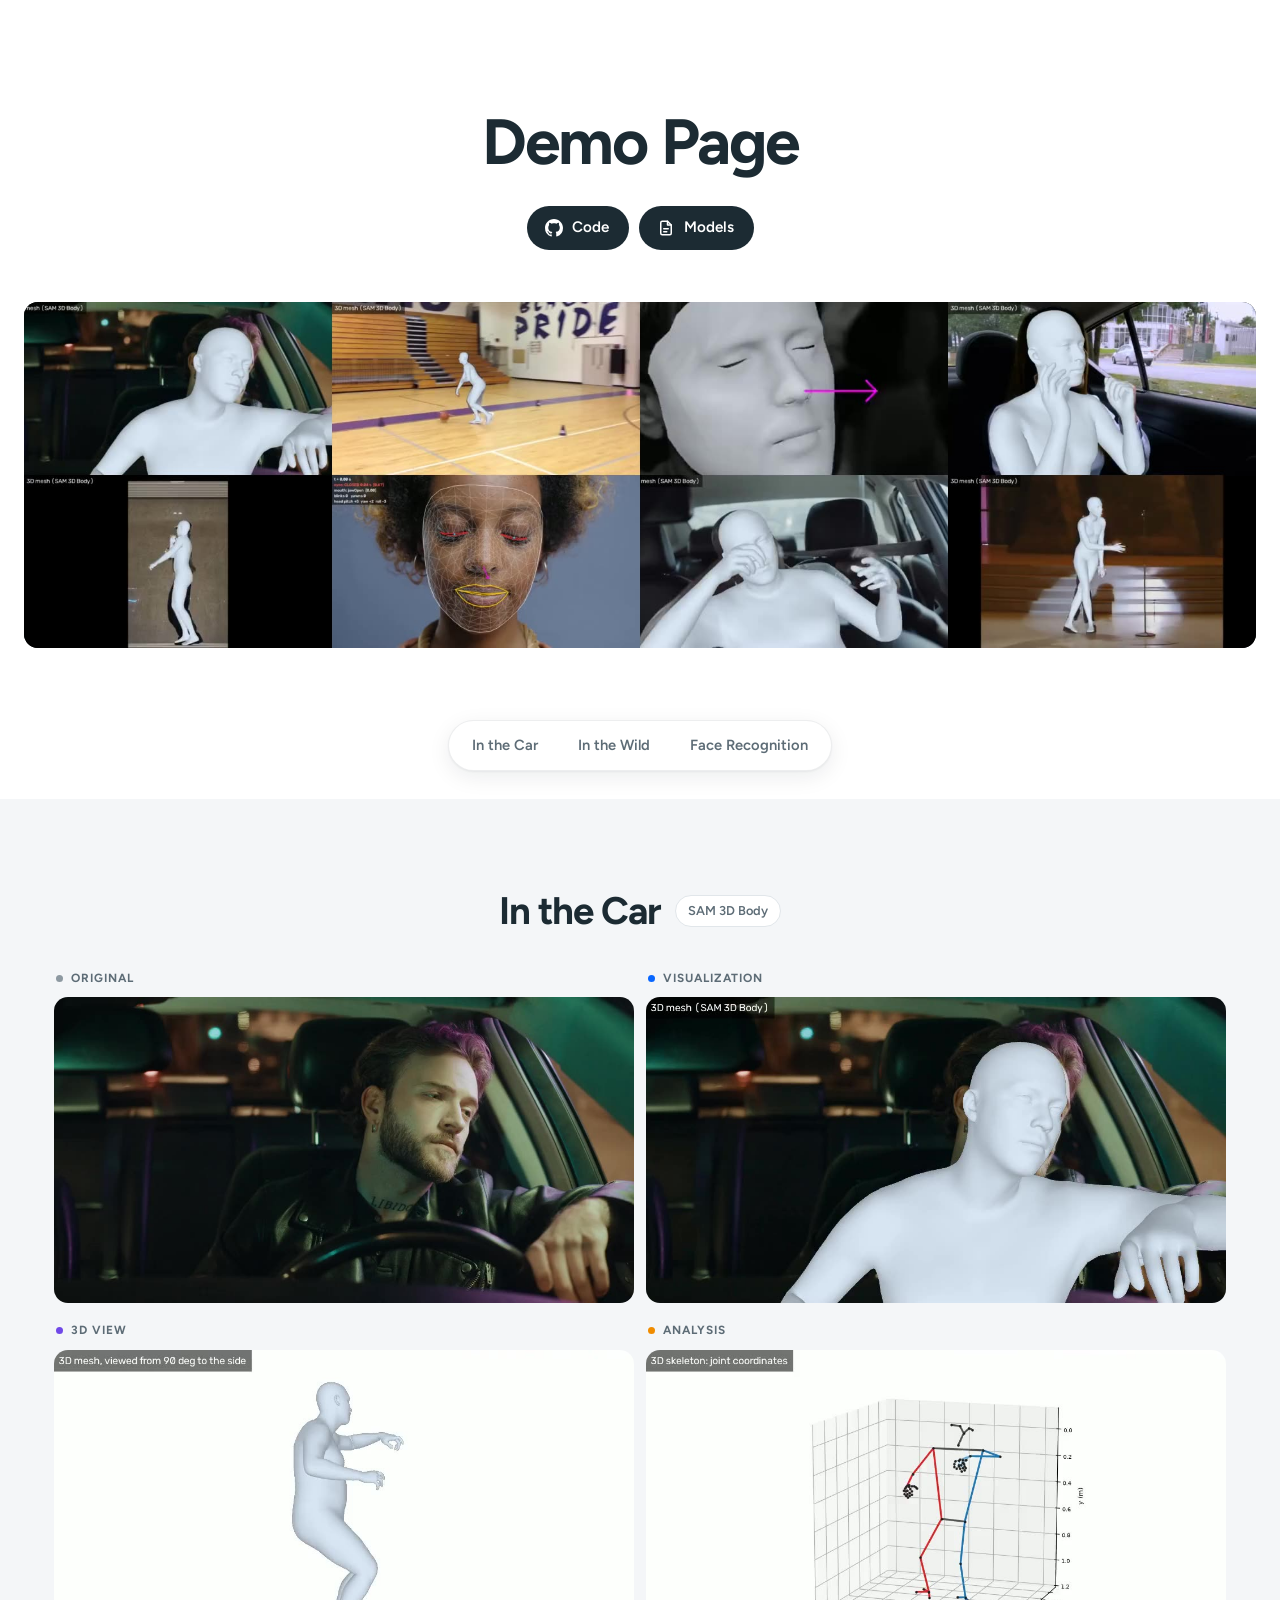
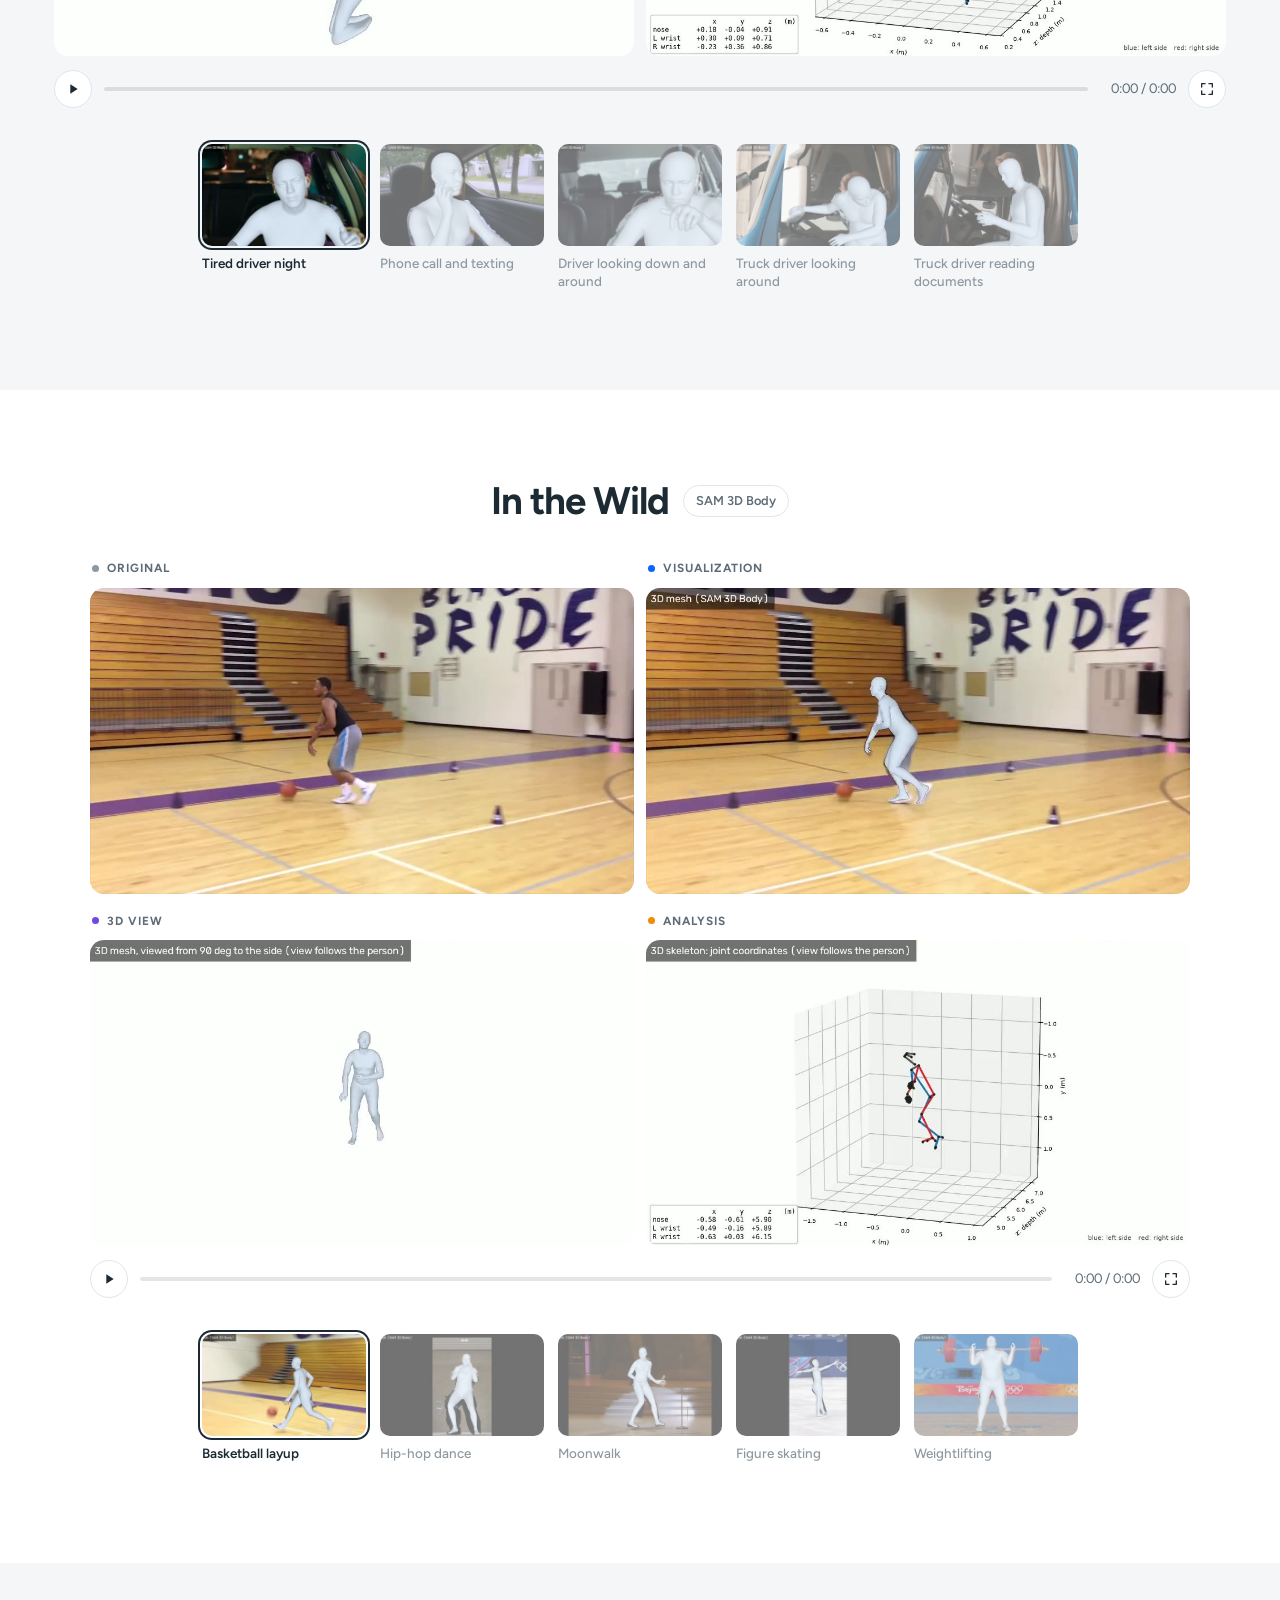
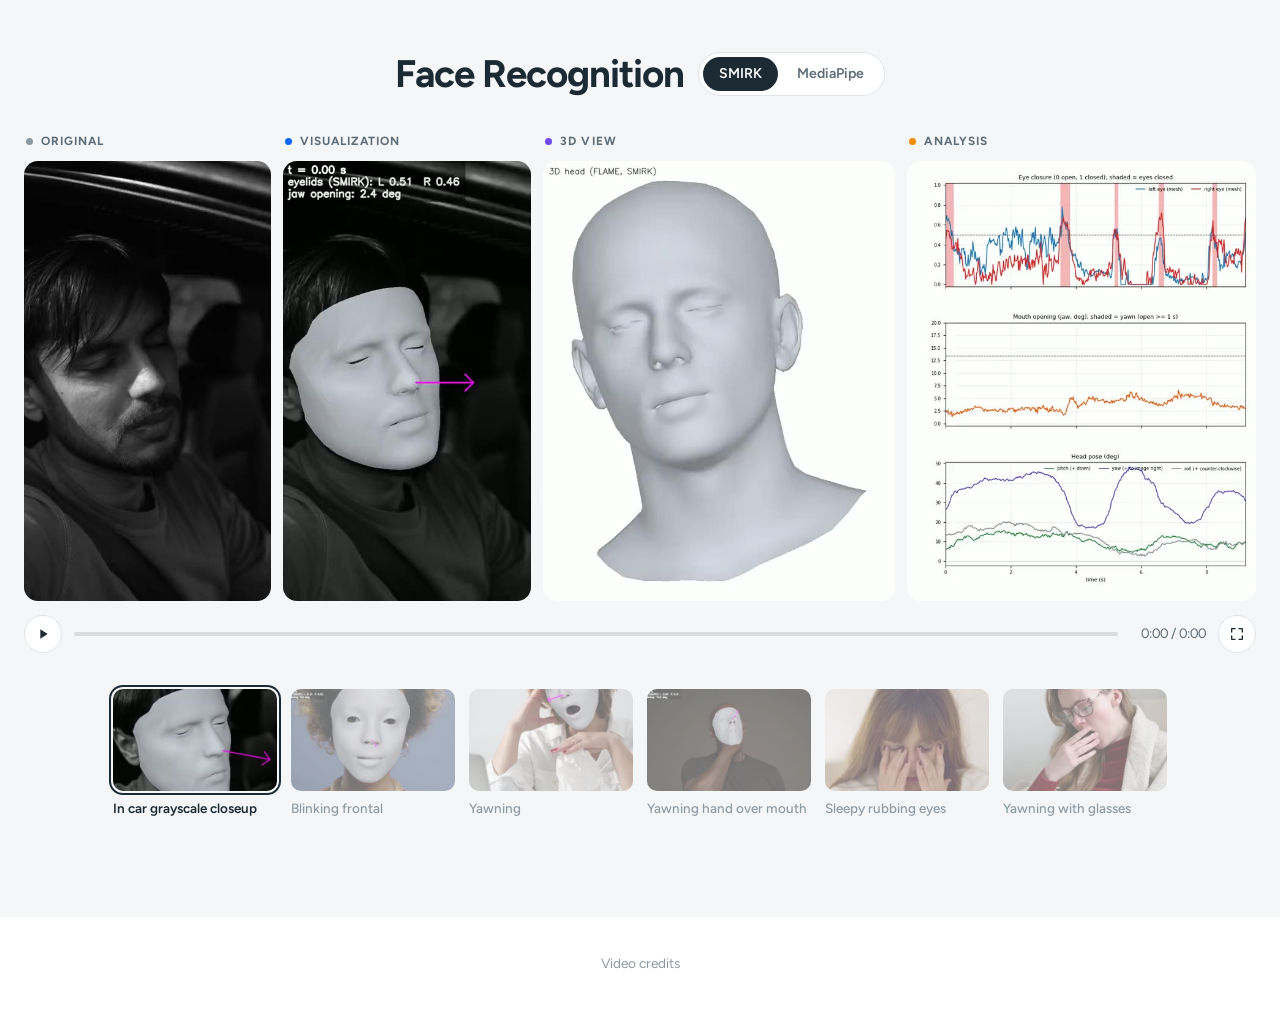
<file: index.html>
<!doctype html>
<html lang="en">
<head>
  <meta charset="utf-8">
  <meta name="viewport" content="width=device-width, initial-scale=1">
  <!-- Page title: here and in <h1> below -->
  <title>Demo Page</title>
  <meta name="description" content="Demo Page: video results">
  <meta property="og:title" content="Demo Page">
  <meta property="og:type" content="website">
  <link rel="icon" href="data:image/svg+xml,%3Csvg xmlns='http://www.w3.org/2000/svg' viewBox='0 0 32 32'%3E%3Crect width='32' height='32' rx='8' fill='%231c2b33'/%3E%3Cpath d='M12.5 9.5v13l10-6.5z' fill='white'/%3E%3C/svg%3E">
  <link rel="preconnect" href="https://fonts.googleapis.com">
  <link rel="preconnect" href="https://fonts.gstatic.com" crossorigin>
  <link rel="stylesheet" href="https://fonts.googleapis.com/css2?family=Figtree:wght@400;500;600;700&display=swap">
  <link rel="stylesheet" href="static/css/style.css?v=56b450d1">
</head>
<body>
  <header class="hero">
    <div class="container">
      <h1 class="title">Demo Page</h1>
      <!-- <p class="subtitle">One line under the title (optional)</p> -->
      <div class="links">
        <!-- Set href, copy the <a> block for more buttons (Paper, Video, ...) or delete it -->
        <a class="pill" href="https://github.com/akadjsam/demo" target="_blank" rel="noopener">
          <svg viewBox="0 0 16 16" aria-hidden="true"><path fill="currentColor" d="M8 0c4.42 0 8 3.58 8 8a8.013 8.013 0 0 1-5.45 7.59c-.4.08-.55-.17-.55-.38 0-.27.01-1.13.01-2.2 0-.75-.25-1.23-.54-1.48 1.78-.2 3.65-.88 3.65-3.95 0-.88-.31-1.59-.82-2.15.08-.2.36-1.02-.08-2.12 0 0-.67-.22-2.2.82-.64-.18-1.32-.27-2-.27-.68 0-1.36.09-2 .27-1.53-1.03-2.2-.82-2.2-.82-.44 1.1-.16 1.92-.08 2.12-.51.56-.82 1.28-.82 2.15 0 3.06 1.86 3.75 3.64 3.95-.23.2-.44.55-.51 1.07-.46.21-1.61.55-2.33-.66-.15-.24-.6-.83-1.23-.82-.67.01-.27.38.01.53.34.19.73.9.82 1.13.16.45.68 1.31 2.69.94 0 .67.01 1.3.01 1.49 0 .21-.15.45-.55.38A7.995 7.995 0 0 1 0 8c0-4.42 3.58-8 8-8Z"/></svg>
          <span>Code</span>
        </a>
        <!-- Presentation page: a copy of ../발표페이지 (its Demo Page links point to ../index.html here) -->
        <a class="pill" href="presentation/index.html" target="_blank" rel="noopener">
          <svg viewBox="0 0 24 24" aria-hidden="true"><g fill="none" stroke="currentColor" stroke-width="2" stroke-linecap="round" stroke-linejoin="round"><path d="M14 3H7a2 2 0 0 0-2 2v14a2 2 0 0 0 2 2h10a2 2 0 0 0 2-2V8z"/><path d="M14 3v5h5M9 13h6M9 17h4"/></g></svg>
          <span>Models</span>
        </a>
      </div>
    </div>
  </header>

  <!-- Everything below is built from data/videos.js, which build_page.py writes -->
  <section id="teaser" class="teaser" hidden></section>
  <nav id="nav" class="nav" aria-label="Sections" hidden></nav>
  <main id="sections"></main>
  <footer id="footer" class="footer"></footer>

  <script src="data/videos.js?v=3f33b84d"></script>
  <script src="static/js/main.js?v=a9ef6323"></script>
</body>
</html>
</file>
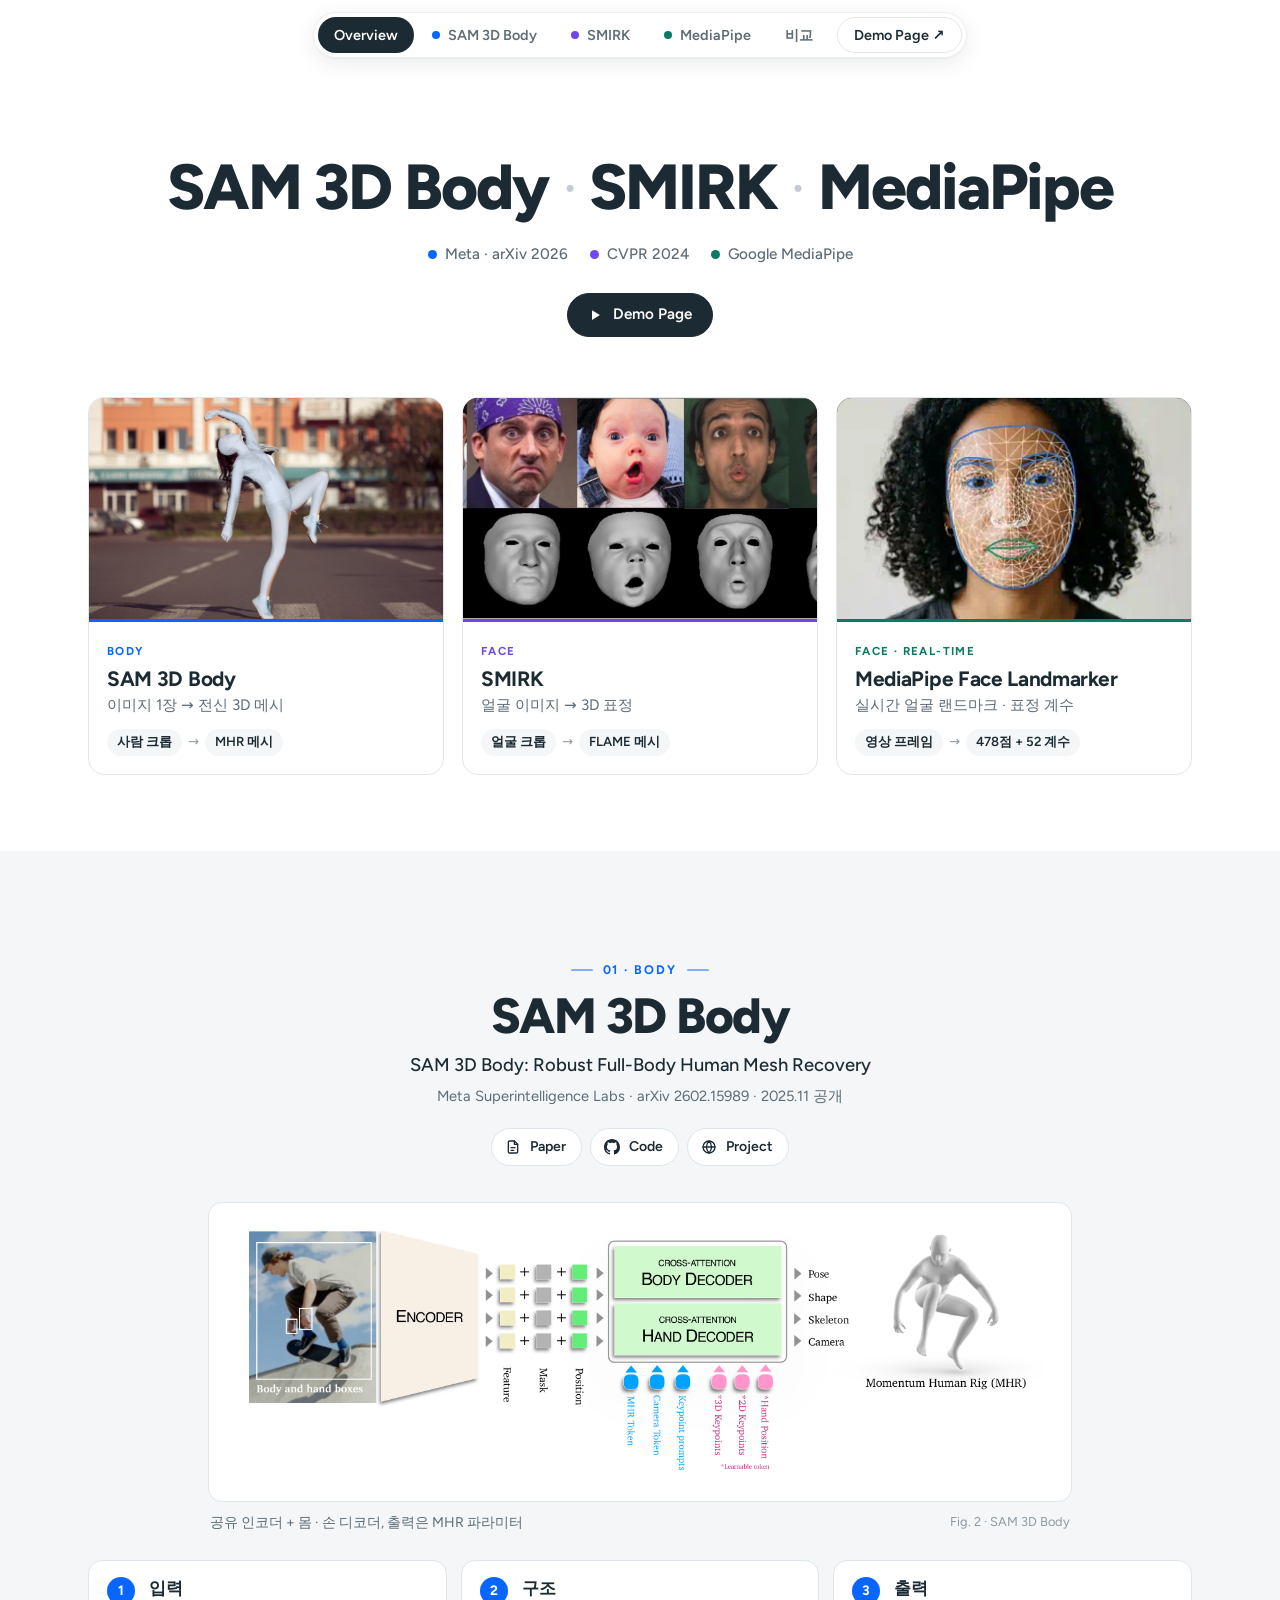
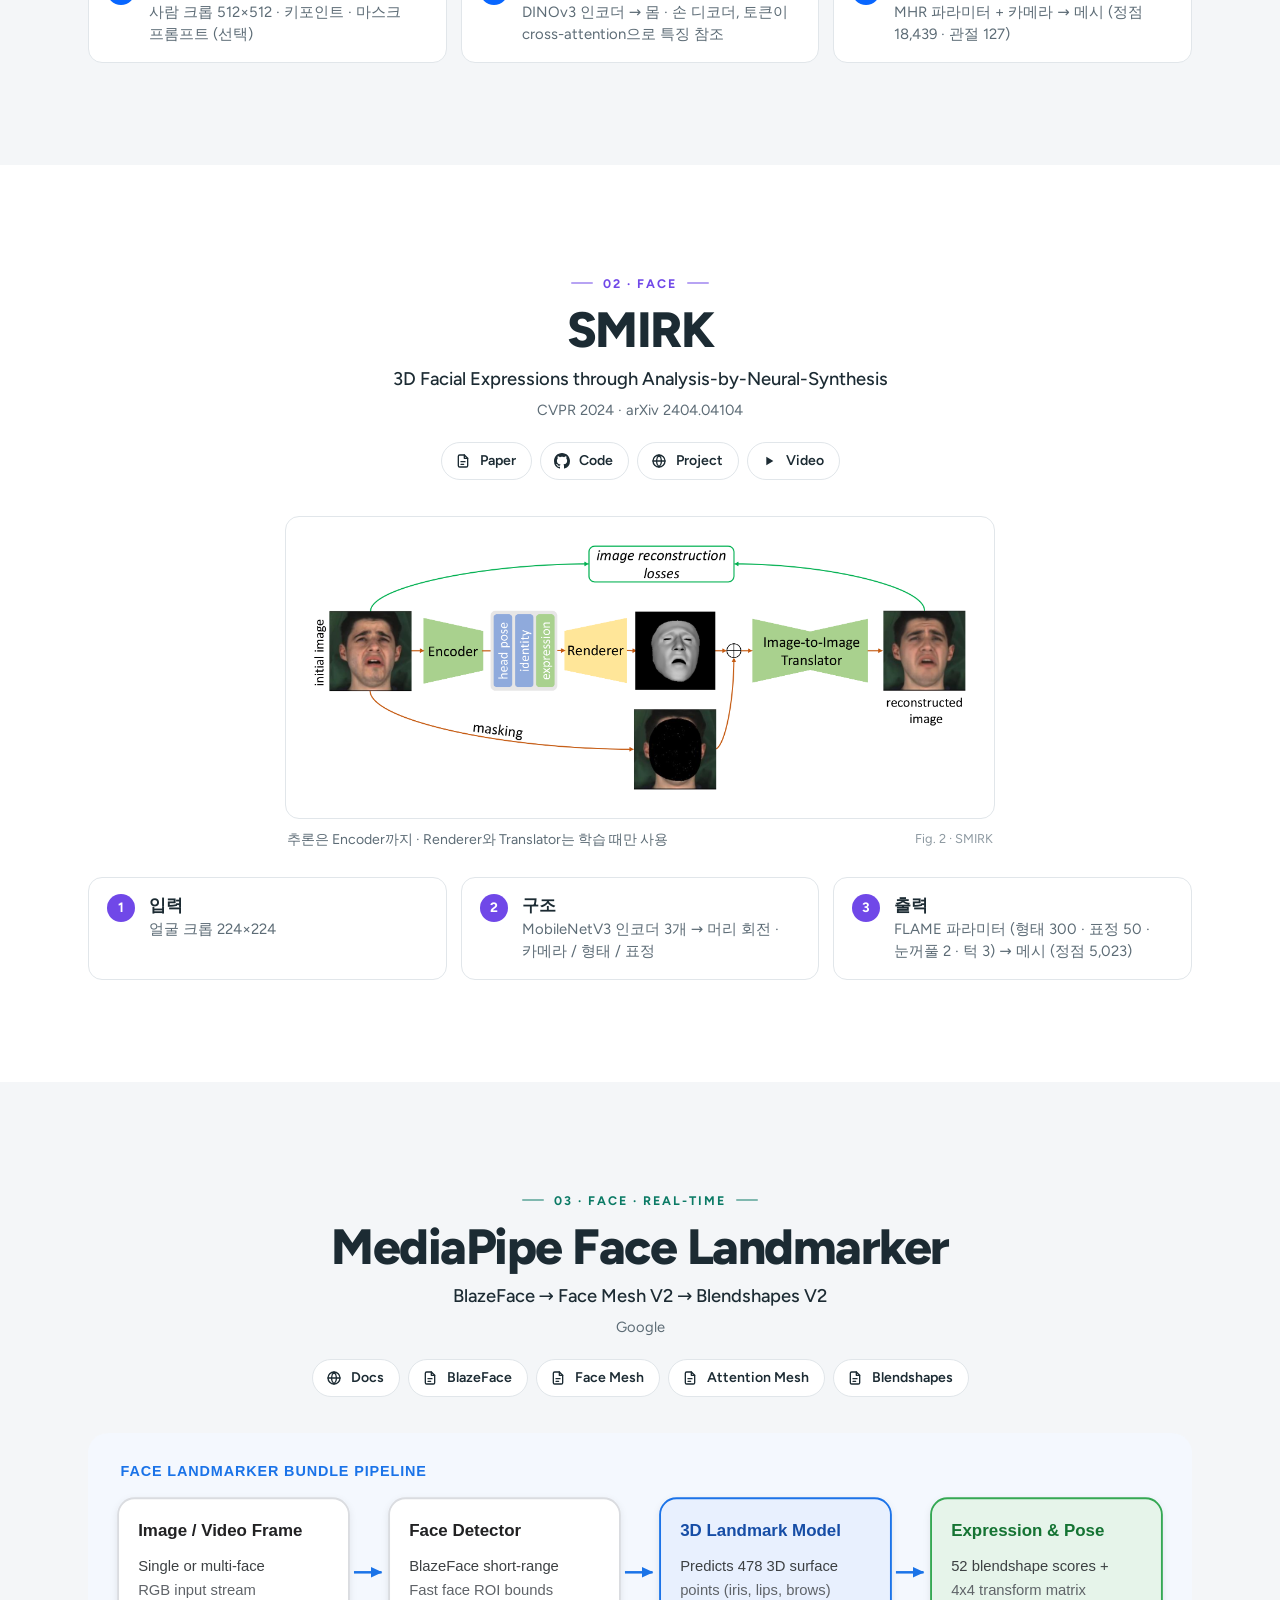
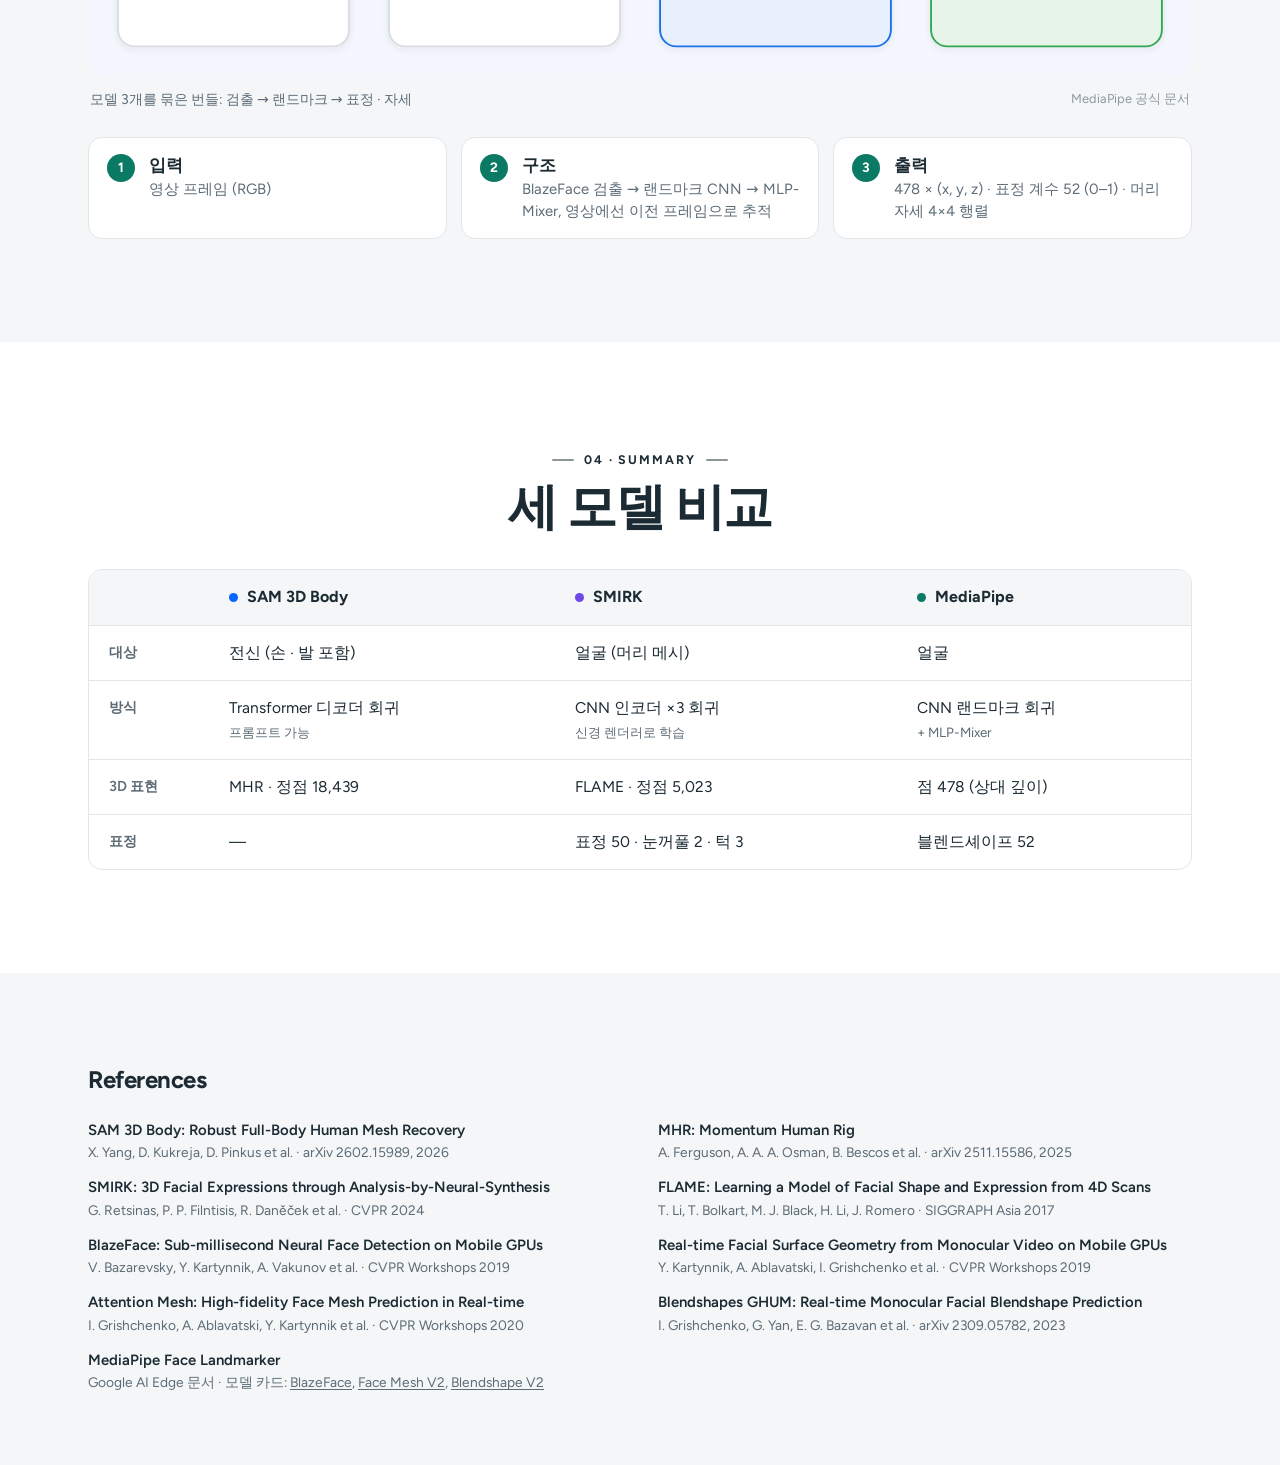
<file: presentation/index.html>
<!doctype html>
<html lang="ko">
<head>
  <meta charset="utf-8">
  <meta name="viewport" content="width=device-width, initial-scale=1">
  <title>SAM 3D Body · SMIRK · MediaPipe</title>
  <link rel="icon" href="data:image/svg+xml,%3Csvg xmlns='http://www.w3.org/2000/svg' viewBox='0 0 32 32'%3E%3Crect width='32' height='32' rx='8' fill='%231c2b33'/%3E%3Ccircle cx='9' cy='16' r='3.4' fill='%235b9bff'/%3E%3Ccircle cx='16' cy='16' r='3.4' fill='%23a58bff'/%3E%3Ccircle cx='23' cy='16' r='3.4' fill='%2338c9a5'/%3E%3C/svg%3E">
  <link rel="stylesheet" href="static/css/style.css">
</head>
<body>
  <svg class="sprite" aria-hidden="true">
    <symbol id="i-paper" viewBox="0 0 24 24"><g fill="none" stroke="currentColor" stroke-width="2" stroke-linecap="round" stroke-linejoin="round"><path d="M14 3H7a2 2 0 0 0-2 2v14a2 2 0 0 0 2 2h10a2 2 0 0 0 2-2V8z"/><path d="M14 3v5h5M9 13h6M9 17h4"/></g></symbol>
    <symbol id="i-web" viewBox="0 0 24 24"><g fill="none" stroke="currentColor" stroke-width="2" stroke-linecap="round" stroke-linejoin="round"><circle cx="12" cy="12" r="9"/><path d="M3 12h18M12 3c2.6 2.6 3.8 5.6 3.8 9s-1.2 6.4-3.8 9M12 3C9.4 5.6 8.2 8.6 8.2 12s1.2 6.4 3.8 9"/></g></symbol>
    <symbol id="i-play" viewBox="0 0 24 24"><path fill="currentColor" d="M8 5.5v13l10.5-6.5z"/></symbol>
    <symbol id="i-code" viewBox="0 0 16 16"><path fill="currentColor" d="M8 0c4.42 0 8 3.58 8 8a8.013 8.013 0 0 1-5.45 7.59c-.4.08-.55-.17-.55-.38 0-.27.01-1.13.01-2.2 0-.75-.25-1.23-.54-1.48 1.78-.2 3.65-.88 3.65-3.95 0-.88-.31-1.59-.82-2.15.08-.2.36-1.02-.08-2.12 0 0-.67-.22-2.2.82-.64-.18-1.32-.27-2-.27-.68 0-1.36.09-2 .27-1.53-1.03-2.2-.82-2.2-.82-.44 1.1-.16 1.92-.08 2.12-.51.56-.82 1.28-.82 2.15 0 3.06 1.86 3.75 3.64 3.95-.23.2-.44.55-.51 1.07-.46.21-1.61.55-2.33-.66-.15-.24-.6-.83-1.23-.82-.67.01-.27.38.01.53.34.19.73.9.82 1.13.16.45.68 1.31 2.69.94 0 .67.01 1.3.01 1.49 0 .21-.15.45-.55.38A7.995 7.995 0 0 1 0 8c0-4.42 3.58-8 8-8Z"/></symbol>
  </svg>

  <!-- Sticky section links. Keys: ← → (or PageUp/PageDown) next block, 1–4 sections, 0 top, click a figure to zoom -->
  <nav class="topnav" aria-label="Sections">
    <div class="topnav-inner">
      <a href="#top" data-nav="top">Overview</a>
      <a href="#sam3db" data-nav="sam3db" style="--c: var(--body)"><i></i>SAM 3D Body</a>
      <a href="#smirk" data-nav="smirk" style="--c: var(--smirk)"><i></i>SMIRK</a>
      <a href="#mediapipe" data-nav="mediapipe" style="--c: var(--mp)"><i></i>MediaPipe</a>
      <a href="#compare" data-nav="compare">비교</a>
      <a class="topnav-demo" href="../index.html" target="_blank" rel="noopener">Demo Page ↗</a>
    </div>
  </nav>

  <!-- ============================================================ HERO -->
  <header class="hero step" id="top">
    <div class="container">
      <h1 class="title">SAM 3D Body <span>·</span> SMIRK <span>·</span> MediaPipe</h1>
      <p class="venues">
        <span style="--c: var(--body)"><i></i>Meta · arXiv 2026</span>
        <span style="--c: var(--smirk)"><i></i>CVPR 2024</span>
        <span style="--c: var(--mp)"><i></i>Google MediaPipe</span>
      </p>
      <div class="links">
        <a class="pill" href="../index.html" target="_blank" rel="noopener">
          <svg aria-hidden="true"><use href="#i-play"/></svg>
          <span>Demo Page</span>
        </a>
      </div>

      <div class="cards step">
        <a class="card" href="#sam3db" style="--accent: var(--body)">
          <div class="card-media"><img src="assets/sam3db/teaser_thumb.jpg" alt="SAM 3D Body 결과 예시"></div>
          <div class="card-body">
            <span class="card-tag">Body</span>
            <h2>SAM 3D Body</h2>
            <p>이미지 1장 → 전신 3D 메시</p>
            <div class="io"><span>사람 크롭</span><b>→</b><span>MHR 메시</span></div>
          </div>
        </a>
        <a class="card" href="#smirk" style="--accent: var(--smirk)">
          <div class="card-media"><img src="assets/smirk/teaser.jpg" alt="SMIRK 결과 예시" style="object-position: 84% 50%"></div>
          <div class="card-body">
            <span class="card-tag">Face</span>
            <h2>SMIRK</h2>
            <p>얼굴 이미지 → 3D 표정</p>
            <div class="io"><span>얼굴 크롭</span><b>→</b><span>FLAME 메시</span></div>
          </div>
        </a>
        <a class="card" href="#mediapipe" style="--accent: var(--mp)">
          <div class="card-media"><img src="assets/mediapipe/demo_loop.webp" alt="MediaPipe Face Landmarker 결과 예시"></div>
          <div class="card-body">
            <span class="card-tag">Face · Real-time</span>
            <h2>MediaPipe Face Landmarker</h2>
            <p>실시간 얼굴 랜드마크 · 표정 계수</p>
            <div class="io"><span>영상 프레임</span><b>→</b><span>478점 + 52 계수</span></div>
          </div>
        </a>
      </div>
    </div>
  </header>

  <main>
    <!-- ========================================================== 01 SAM 3D Body -->
    <section class="algo band" id="sam3db" style="--accent: var(--body); --accent-soft: var(--body-soft)">
      <div class="container">
        <div class="step">
          <header class="algo-head">
            <p class="eyebrow">01 · Body</p>
            <h2>SAM 3D Body</h2>
            <p class="paper">SAM 3D Body: Robust Full-Body Human Mesh Recovery</p>
            <p class="meta">Meta Superintelligence Labs · arXiv 2602.15989 · 2025.11 공개</p>
            <div class="links small">
              <a class="pill line" href="https://arxiv.org/abs/2602.15989" target="_blank" rel="noopener"><svg aria-hidden="true"><use href="#i-paper"/></svg><span>Paper</span></a>
              <a class="pill line" href="https://github.com/facebookresearch/sam-3d-body" target="_blank" rel="noopener"><svg aria-hidden="true"><use href="#i-code"/></svg><span>Code</span></a>
              <a class="pill line" href="https://ai.meta.com/sam3d/" target="_blank" rel="noopener"><svg aria-hidden="true"><use href="#i-web"/></svg><span>Project</span></a>
            </div>
          </header>
          <figure class="fig fit" style="--ar: 2.98; --reserve: 610px">
            <div class="frame pad"><img src="assets/sam3db/architecture.png" alt="SAM 3D Body 모델 구조: Encoder, Body/Hand Decoder, 토큰, MHR 출력"></div>
            <figcaption><span>공유 인코더 + 몸 · 손 디코더, 출력은 MHR 파라미터</span><span class="src">Fig. 2 · SAM 3D Body</span></figcaption>
          </figure>
          <ol class="ideas">
            <li><b>입력</b><span>사람 크롭 512×512 · 키포인트 · 마스크 프롬프트 (선택)</span></li>
            <li><b>구조</b><span>DINOv3 인코더 → 몸 · 손 디코더, 토큰이 cross-attention으로 특징 참조</span></li>
            <li><b>출력</b><span>MHR 파라미터 + 카메라 → 메시 (정점 18,439 · 관절 127)</span></li>
          </ol>
        </div>
      </div>
    </section>

    <!-- ========================================================== 02 SMIRK -->
    <section class="algo" id="smirk" style="--accent: var(--smirk); --accent-soft: var(--smirk-soft)">
      <div class="container">
        <div class="step">
          <header class="algo-head">
            <p class="eyebrow">02 · Face</p>
            <h2>SMIRK</h2>
            <p class="paper">3D Facial Expressions through Analysis-by-Neural-Synthesis</p>
            <p class="meta">CVPR 2024 · arXiv 2404.04104</p>
            <div class="links small">
              <a class="pill line" href="https://arxiv.org/abs/2404.04104" target="_blank" rel="noopener"><svg aria-hidden="true"><use href="#i-paper"/></svg><span>Paper</span></a>
              <a class="pill line" href="https://github.com/georgeretsi/smirk" target="_blank" rel="noopener"><svg aria-hidden="true"><use href="#i-code"/></svg><span>Code</span></a>
              <a class="pill line" href="https://georgeretsi.github.io/smirk/" target="_blank" rel="noopener"><svg aria-hidden="true"><use href="#i-web"/></svg><span>Project</span></a>
              <a class="pill line" href="https://www.youtube.com/watch?v=8ZVgr41wxbk" target="_blank" rel="noopener"><svg aria-hidden="true"><use href="#i-play"/></svg><span>Video</span></a>
            </div>
          </header>
          <figure class="fig fit" style="--ar: 2.45; --reserve: 610px">
            <div class="frame pad"><img src="assets/smirk/reconstruction.png" alt="SMIRK 구조: Encoder, Renderer, masking, Image-to-Image Translator"></div>
            <figcaption><span>추론은 Encoder까지 · Renderer와 Translator는 학습 때만 사용</span><span class="src">Fig. 2 · SMIRK</span></figcaption>
          </figure>
          <ol class="ideas">
            <li><b>입력</b><span>얼굴 크롭 224×224</span></li>
            <li><b>구조</b><span>MobileNetV3 인코더 3개 → 머리 회전 · 카메라 / 형태 / 표정</span></li>
            <li><b>출력</b><span>FLAME 파라미터 (형태 300 · 표정 50 · 눈꺼풀 2 · 턱 3) → 메시 (정점 5,023)</span></li>
          </ol>
        </div>
      </div>
    </section>

    <!-- ========================================================== 03 MediaPipe -->
    <section class="algo band" id="mediapipe" style="--accent: var(--mp); --accent-soft: var(--mp-soft)">
      <div class="container">
        <div class="step">
          <header class="algo-head">
            <p class="eyebrow">03 · Face · Real-time</p>
            <h2>MediaPipe Face Landmarker</h2>
            <p class="paper">BlazeFace → Face Mesh V2 → Blendshapes V2</p>
            <p class="meta">Google</p>
            <div class="links small">
              <a class="pill line" href="https://ai.google.dev/edge/mediapipe/solutions/vision/face_landmarker" target="_blank" rel="noopener"><svg aria-hidden="true"><use href="#i-web"/></svg><span>Docs</span></a>
              <a class="pill line" href="https://arxiv.org/abs/1907.05047" target="_blank" rel="noopener"><svg aria-hidden="true"><use href="#i-paper"/></svg><span>BlazeFace</span></a>
              <a class="pill line" href="https://arxiv.org/abs/1907.06724" target="_blank" rel="noopener"><svg aria-hidden="true"><use href="#i-paper"/></svg><span>Face Mesh</span></a>
              <a class="pill line" href="https://arxiv.org/abs/2006.10962" target="_blank" rel="noopener"><svg aria-hidden="true"><use href="#i-paper"/></svg><span>Attention Mesh</span></a>
              <a class="pill line" href="https://arxiv.org/abs/2309.05782" target="_blank" rel="noopener"><svg aria-hidden="true"><use href="#i-paper"/></svg><span>Blendshapes</span></a>
            </div>
          </header>
          <figure class="fig fit" style="--ar: 4.49; --reserve: 610px">
            <div class="frame bare"><img src="assets/mediapipe/pipeline.svg" alt="Face Landmarker 번들 파이프라인: 이미지, Face Detector, 3D Landmark Model, Expression and Pose"></div>
            <figcaption><span>모델 3개를 묶은 번들: 검출 → 랜드마크 → 표정 · 자세</span><span class="src">MediaPipe 공식 문서</span></figcaption>
          </figure>
          <ol class="ideas">
            <li><b>입력</b><span>영상 프레임 (RGB)</span></li>
            <li><b>구조</b><span>BlazeFace 검출 → 랜드마크 CNN → MLP-Mixer, 영상에선 이전 프레임으로 추적</span></li>
            <li><b>출력</b><span>478 × (x, y, z) · 표정 계수 52 (0–1) · 머리 자세 4×4 행렬</span></li>
          </ol>
        </div>
      </div>
    </section>

    <!-- ========================================================== 04 Compare -->
    <section class="algo" id="compare" style="--accent: var(--ink); --accent-soft: var(--bg-alt)">
      <div class="container step">
        <header class="algo-head">
          <p class="eyebrow">04 · Summary</p>
          <h2>세 모델 비교</h2>
        </header>
        <div class="table-wrap">
          <table>
            <thead>
              <tr>
                <th scope="col"></th>
                <th scope="col" style="--c: var(--body)"><i></i>SAM 3D Body</th>
                <th scope="col" style="--c: var(--smirk)"><i></i>SMIRK</th>
                <th scope="col" style="--c: var(--mp)"><i></i>MediaPipe</th>
              </tr>
            </thead>
            <tbody>
              <tr><th scope="row">대상</th><td>전신 (손 · 발 포함)</td><td>얼굴 (머리 메시)</td><td>얼굴</td></tr>
              <tr><th scope="row">방식</th><td>Transformer 디코더 회귀<br><small>프롬프트 가능</small></td><td>CNN 인코더 ×3 회귀<br><small>신경 렌더러로 학습</small></td><td>CNN 랜드마크 회귀<br><small>+ MLP-Mixer</small></td></tr>
              <tr><th scope="row">3D 표현</th><td>MHR · 정점 18,439</td><td>FLAME · 정점 5,023</td><td>점 478 (상대 깊이)</td></tr>
              <tr><th scope="row">표정</th><td>—</td><td>표정 50 · 눈꺼풀 2 · 턱 3</td><td>블렌드셰이프 52</td></tr>
            </tbody>
          </table>
        </div>
      </div>
    </section>

    <!-- ========================================================== References -->
    <section class="refs band" id="refs">
      <div class="container step">
        <h2>References</h2>
        <ol>
          <li><a href="https://arxiv.org/abs/2602.15989" target="_blank" rel="noopener">SAM 3D Body: Robust Full-Body Human Mesh Recovery</a><span>X. Yang, D. Kukreja, D. Pinkus et al. · arXiv 2602.15989, 2026</span></li>
          <li><a href="https://arxiv.org/abs/2511.15586" target="_blank" rel="noopener">MHR: Momentum Human Rig</a><span>A. Ferguson, A. A. A. Osman, B. Bescos et al. · arXiv 2511.15586, 2025</span></li>
          <li><a href="https://arxiv.org/abs/2404.04104" target="_blank" rel="noopener">SMIRK: 3D Facial Expressions through Analysis-by-Neural-Synthesis</a><span>G. Retsinas, P. P. Filntisis, R. Daněček et al. · CVPR 2024</span></li>
          <li><a href="https://flame.is.tue.mpg.de/" target="_blank" rel="noopener">FLAME: Learning a Model of Facial Shape and Expression from 4D Scans</a><span>T. Li, T. Bolkart, M. J. Black, H. Li, J. Romero · SIGGRAPH Asia 2017</span></li>
          <li><a href="https://arxiv.org/abs/1907.05047" target="_blank" rel="noopener">BlazeFace: Sub-millisecond Neural Face Detection on Mobile GPUs</a><span>V. Bazarevsky, Y. Kartynnik, A. Vakunov et al. · CVPR Workshops 2019</span></li>
          <li><a href="https://arxiv.org/abs/1907.06724" target="_blank" rel="noopener">Real-time Facial Surface Geometry from Monocular Video on Mobile GPUs</a><span>Y. Kartynnik, A. Ablavatski, I. Grishchenko et al. · CVPR Workshops 2019</span></li>
          <li><a href="https://arxiv.org/abs/2006.10962" target="_blank" rel="noopener">Attention Mesh: High-fidelity Face Mesh Prediction in Real-time</a><span>I. Grishchenko, A. Ablavatski, Y. Kartynnik et al. · CVPR Workshops 2020</span></li>
          <li><a href="https://arxiv.org/abs/2309.05782" target="_blank" rel="noopener">Blendshapes GHUM: Real-time Monocular Facial Blendshape Prediction</a><span>I. Grishchenko, G. Yan, E. G. Bazavan et al. · arXiv 2309.05782, 2023</span></li>
          <li><a href="https://ai.google.dev/edge/mediapipe/solutions/vision/face_landmarker" target="_blank" rel="noopener">MediaPipe Face Landmarker</a><span>Google AI Edge 문서 · 모델 카드:
            <a href="https://storage.googleapis.com/mediapipe-assets/MediaPipe%20BlazeFace%20Model%20Card%20(Short%20Range).pdf" target="_blank" rel="noopener">BlazeFace</a>,
            <a href="https://storage.googleapis.com/mediapipe-assets/Model%20Card%20MediaPipe%20Face%20Mesh%20V2.pdf" target="_blank" rel="noopener">Face Mesh V2</a>,
            <a href="https://storage.googleapis.com/mediapipe-assets/Model%20Card%20Blendshape%20V2.pdf" target="_blank" rel="noopener">Blendshape V2</a></span></li>
        </ol>
      </div>
    </section>
  </main>

  <!-- zoomed figure -->
  <div class="lightbox" id="lightbox" hidden>
    <img alt="">
    <p class="lightbox-cap"></p>
  </div>

  <script src="static/js/main.js"></script>
</body>
</html>
</file>
<file: static/css/style.css>
/* Video-only project page */
:root {
  --bg: #ffffff;
  --bg-alt: #f4f6f8;
  --text: #1c2b33;
  --muted: #5d6c76;
  --faint: #8d99a1;
  --line: #e1e6ea;
  --ink: #1c2b33;              /* buttons, active states */
  --blue: #0866ff;             /* visualization */
  --purple: #7048e8;           /* 3D view */
  --orange: #f08c00;           /* analysis */
  --frame: #0e1215;            /* behind the videos */
  --radius: 14px;
  --gap: 12px;
  --max: 1320px;
  color-scheme: light;
}

*, *::before, *::after { box-sizing: border-box; }
[hidden] { display: none !important; }
html { scroll-behavior: smooth; -webkit-text-size-adjust: 100%; }
body {
  margin: 0;
  background: var(--bg);
  color: var(--text);
  font: 400 16px/1.55 "Figtree", "Pretendard", "Apple SD Gothic Neo", "Noto Sans KR", system-ui, -apple-system,
        "Segoe UI", Roboto, sans-serif;
  -webkit-font-smoothing: antialiased;
  -moz-osx-font-smoothing: grayscale;
}
a { color: inherit; }
button { font: inherit; color: inherit; }
:focus-visible { outline: 2px solid var(--blue); outline-offset: 3px; }
.container { width: 100%; max-width: var(--max); margin: 0 auto; padding: 0 24px; }

/* ---- header ---------------------------------------------------------------------------------- */
.hero { padding: clamp(56px, 9vw, 108px) 0 clamp(32px, 4.5vw, 52px); text-align: center; }
.title {
  margin: 0 auto;
  max-width: 980px;
  font-size: clamp(2.25rem, 1.25rem + 3.8vw, 4rem);
  font-weight: 700;
  line-height: 1.06;
  letter-spacing: -0.03em;
  text-wrap: balance;
}
.subtitle { margin: 18px auto 0; max-width: 720px; color: var(--muted); font-size: clamp(1.05rem, 1rem + .4vw, 1.25rem); }
.links { display: flex; flex-wrap: wrap; justify-content: center; gap: 10px; margin-top: 30px; }
.pill {
  display: inline-flex;
  align-items: center;
  gap: 9px;
  height: 44px;
  padding: 0 20px 0 18px;
  border-radius: 999px;
  background: var(--ink);
  color: #fff;
  font-size: .95rem;
  font-weight: 600;
  text-decoration: none;
  transition: background-color .15s ease, transform .15s ease;
}
.pill:hover { background: #2e414c; transform: translateY(-1px); }
.pill svg { width: 18px; height: 18px; flex: none; }

/* ---- teaser and section links ---------------------------------------------------------------- */
.teaser { padding-bottom: clamp(40px, 6vw, 72px); }
.teaser-video { display: block; width: 100%; height: auto; border-radius: var(--radius); background: var(--frame); }

/* section links under the teaser; they scroll away with the page instead of covering the section titles */
.nav { display: flex; justify-content: center; padding: 0 16px 28px; }
.nav-inner {
  display: flex;
  gap: 4px;
  max-width: 100%;
  padding: 5px;
  overflow-x: auto;
  scrollbar-width: none;
  border: 1px solid rgba(28, 43, 51, .08);
  border-radius: 999px;
  background: #fff;
  box-shadow: 0 6px 22px rgba(16, 24, 32, .08), 0 1px 2px rgba(16, 24, 32, .05);
}
.nav-inner::-webkit-scrollbar { display: none; }
.nav a {
  flex: none;
  padding: 8px 18px;
  border-radius: 999px;
  color: var(--muted);
  font-size: .92rem;
  font-weight: 600;
  white-space: nowrap;
  text-decoration: none;
  transition: background-color .15s ease, color .15s ease;
}
.nav a:hover { background: var(--ink); color: #fff; }

/* ---- sections -------------------------------------------------------------------------------- */
.section { --section-bg: var(--bg); padding: clamp(56px, 7vw, 92px) 0; background: var(--section-bg); }
.section:nth-child(odd) { --section-bg: var(--bg-alt); }
.section-head {
  display: flex;
  flex-wrap: wrap;
  align-items: center;
  justify-content: center;
  gap: 10px 14px;
  margin-bottom: clamp(24px, 3vw, 36px);
  text-align: center;
}
.section-head h2 {
  margin: 0;
  font-size: clamp(1.7rem, 1.2rem + 1.6vw, 2.4rem);
  font-weight: 700;
  line-height: 1.15;
  letter-spacing: -0.025em;
}
.badge {
  padding: 5px 12px;
  border: 1px solid var(--line);
  border-radius: 999px;
  background: var(--bg);
  color: var(--muted);
  font-size: .8rem;
  font-weight: 600;
}

/* switch between the methods of a section */
.methods { display: inline-flex; gap: 3px; padding: 4px; border: 1px solid var(--line); border-radius: 999px; background: var(--bg); }
.method {
  padding: 6px 16px;
  border: 0;
  border-radius: 999px;
  background: transparent;
  color: var(--muted);
  font-size: .88rem;
  font-weight: 600;
  cursor: pointer;
  transition: background-color .15s ease, color .15s ease;
}
.method:hover { color: var(--text); }
.method.is-active { background: var(--ink); color: #fff; }
.method:disabled { opacity: .4; cursor: default; }

/* ---- player: one row of videos with shared controls ------------------------------------------ */
.player { --row-h: min(62vh, 560px); position: relative; }
.player.is-wide { left: 50%; width: min(1600px, calc(100vw - 48px)); transform: translateX(-50%); }
.player-inner { margin: 0 auto; max-width: calc(var(--row-h) * var(--sum-ar, 3) + (var(--n, 3) - 1) * var(--gap)); }
.row { display: flex; gap: var(--gap); }
.clip { flex: var(--ar) 1 0%; min-width: 0; margin: 0; }
.clip-label {
  display: flex;
  align-items: center;
  gap: 8px;
  margin: 0 0 10px 2px;
  overflow: hidden;
  color: var(--muted);
  font-size: .74rem;
  font-weight: 700;
  letter-spacing: .09em;
  text-transform: uppercase;
  white-space: nowrap;
}
.clip-label span { min-width: 0; overflow: hidden; text-overflow: ellipsis; }
.clip-label::before { content: ""; flex: none; width: 7px; height: 7px; border-radius: 50%; background: var(--dot, var(--faint)); }
.clip[data-slot="visualization"] { --dot: var(--blue); }
.clip[data-slot="3d"] { --dot: var(--purple); }
.clip[data-slot="analysis"] { --dot: var(--orange); }

/* four landscape videos: 2 x 2, each row as tall as half the usual row */
.player.is-grid { --row-h: min(34vh, 380px); }
.player.is-grid .row { flex-wrap: wrap; row-gap: 18px; }
.player.is-grid .clip { flex: 0 0 calc(50% - var(--gap) / 2); }
.frame {
  position: relative;
  aspect-ratio: var(--ar);
  overflow: hidden;
  border-radius: var(--radius);
  cursor: pointer;
  isolation: isolate;
}
/* the frame has the video's own aspect ratio, so cover only hides sub-pixel gaps. No background colour under
   the video: Chrome draws video frames on their own layer, and any colour beneath shows as a hairline at the
   rounded corners; the poster fills the frame until the video plays. */
.frame video { position: absolute; inset: 0; display: block; width: 100%; height: 100%; object-fit: cover; }

.controls { display: flex; align-items: center; gap: 12px; margin-top: 14px; }
.ctl {
  display: grid;
  place-items: center;
  flex: none;
  width: 38px;
  height: 38px;
  padding: 0;
  border: 1px solid var(--line);
  border-radius: 50%;
  background: var(--bg);
  color: var(--text);
  cursor: pointer;
  transition: border-color .15s ease, background-color .15s ease;
}
.ctl:hover { border-color: #c3ccd2; }
.ctl svg { width: 16px; height: 16px; }
.scrub { position: relative; flex: 1; height: 26px; cursor: pointer; touch-action: none; }
.scrub-track {
  position: absolute;
  top: 50%;
  left: 0;
  right: 0;
  height: 4px;
  margin-top: -2px;
  overflow: hidden;
  border-radius: 4px;
  background: rgba(28, 43, 51, .12);
}
.scrub-fill { position: absolute; inset: 0; background: var(--ink); transform: scaleX(0); transform-origin: 0 50%; }
.time { flex: none; min-width: 5.6em; color: var(--muted); font-size: .85rem; font-variant-numeric: tabular-nums; text-align: right; }

.player:fullscreen {
  --row-h: calc(100vh - 150px);
  display: flex;
  flex-direction: column;
  justify-content: center;
  width: 100%;
  padding: 48px 32px 32px;
  background: #0b0e10;
}
.player.is-grid:fullscreen { --row-h: calc(50vh - 105px); }
.player:fullscreen .player-inner { width: 100%; }
.player:fullscreen .clip-label, .player:fullscreen .time { color: #aab6be; }
.player:fullscreen .ctl { border-color: rgba(255, 255, 255, .2); background: transparent; color: #fff; }
.player:fullscreen .scrub-track { background: rgba(255, 255, 255, .2); }
.player:fullscreen .scrub-fill { background: #fff; }

/* ---- sample picker --------------------------------------------------------------------------- */
.thumbs {
  display: flex;
  align-items: flex-start;
  gap: 14px;
  margin-top: 30px;
  padding: 6px 4px 10px;
  overflow-x: auto;
  scrollbar-width: thin;
}
.thumb { flex: none; width: 164px; padding: 0; border: 0; background: none; text-align: left; cursor: pointer; }
.thumb:first-child { margin-left: auto; }
.thumb:last-child { margin-right: auto; }
.thumb-img {
  display: block;
  width: 100%;
  aspect-ratio: 16 / 10;
  object-fit: cover;
  border-radius: 10px;
  background: var(--frame);
  opacity: .55;
  transition: opacity .2s ease, box-shadow .2s ease;
}
.thumb:hover .thumb-img { opacity: .85; }
.thumb.is-active .thumb-img { opacity: 1; box-shadow: 0 0 0 2px var(--section-bg), 0 0 0 4px var(--ink); }
.thumb-title {
  display: -webkit-box;
  margin-top: 9px;
  overflow: hidden;
  color: var(--faint);
  font-size: .84rem;
  font-weight: 500;
  line-height: 1.3;
  -webkit-box-orient: vertical;
  -webkit-line-clamp: 2;
}
.thumb.is-active .thumb-title { color: var(--text); font-weight: 600; }

/* ---- footer ---------------------------------------------------------------------------------- */
.footer { padding: 36px 0 56px; color: var(--faint); font-size: .85rem; text-align: center; }
.footer summary { display: inline-block; cursor: pointer; }
.footer ul { display: grid; gap: 6px; margin: 14px 0 0; padding: 0; list-style: none; }
.footer a { color: var(--muted); text-underline-offset: 2px; }
.empty { padding: 120px 24px; color: var(--muted); text-align: center; }
.empty code { padding: 2px 7px; border-radius: 6px; background: var(--bg-alt); }

/* ---- small screens: wide rows stack, one video per line -------------------------------------- */
@media (max-width: 760px) {
  :root { --gap: 8px; --radius: 10px; }
  .container { padding: 0 16px; }
  .player.is-wide { left: auto; width: auto; transform: none; }
  .player.is-wide .player-inner { max-width: none; }
  .player.is-wide .row { flex-direction: column; flex-wrap: nowrap; gap: 14px; } /* wrap would size tiles before they stretch */
  .player.is-wide .clip { flex: none; }
  .clip-label { gap: 6px; margin: 0 0 7px 1px; font-size: .64rem; letter-spacing: .04em; }
  .clip-label::before { width: 6px; height: 6px; }
  .thumb { width: 128px; }
  .nav { padding-bottom: 20px; }
  .nav a { padding: 7px 14px; font-size: .86rem; }
}

@media (prefers-reduced-motion: reduce) {
  html { scroll-behavior: auto; }
  .pill, .thumb-img { transition: none; }
}
</file>
<file: presentation/static/css/style.css>
/* Algorithm presentation page: same look as ../project_page (Figtree, ink pills, white / light grey bands) */

/* Figtree (SIL OFL, Google Fonts) bundled so the page also works offline; Hangul falls back to Noto Sans KR */
@font-face {
  font-family: "Figtree";
  font-style: normal;
  font-weight: 300 900;
  font-display: swap;
  src: url(../fonts/figtree-latin-ext.woff2) format("woff2");
  unicode-range: U+0100-02BA, U+02BD-02C5, U+02C7-02CC, U+02CE-02D7, U+02DD-02FF, U+0304, U+0308, U+0329, U+1D00-1DBF,
                 U+1E00-1E9F, U+1EF2-1EFF, U+2020, U+20A0-20AB, U+20AD-20C4, U+2113, U+2C60-2C7F, U+A720-A7FF;
}
@font-face {
  font-family: "Figtree";
  font-style: normal;
  font-weight: 300 900;
  font-display: swap;
  src: url(../fonts/figtree-latin.woff2) format("woff2");
  unicode-range: U+0000-00FF, U+0131, U+0152-0153, U+02BB-02BC, U+02C6, U+02DA, U+02DC, U+0304, U+0308, U+0329,
                 U+2000-206F, U+20AC, U+2122, U+2191, U+2193, U+2212, U+2215, U+FEFF, U+FFFD;
}

:root {
  --bg: #ffffff;
  --bg-alt: #f4f6f8;
  --text: #1c2b33;
  --muted: #5d6c76;
  --faint: #8d99a1;
  --line: #e1e6ea;
  --ink: #1c2b33;
  --body: #0866ff;            /* SAM 3D Body */
  --body-soft: #e8f0ff;
  --smirk: #7048e8;           /* SMIRK */
  --smirk-soft: #efebfd;
  --mp: #0b7a65;              /* MediaPipe */
  --mp-soft: #e3f3ef;
  --radius: 14px;
  --nav-h: 64px;
  --max: 1160px;
  color-scheme: light;
}

*, *::before, *::after { box-sizing: border-box; }
[hidden] { display: none !important; }
html { scroll-behavior: smooth; -webkit-text-size-adjust: 100%; }
body {
  margin: 0;
  background: var(--bg);
  color: var(--text);
  font: 400 16px/1.55 "Figtree", "Pretendard", "Noto Sans KR", "Noto Sans CJK KR", "Apple SD Gothic Neo", system-ui,
        -apple-system, "Segoe UI", Roboto, sans-serif;
  -webkit-font-smoothing: antialiased;
  -moz-osx-font-smoothing: grayscale;
  word-break: keep-all;
}
a { color: inherit; }
:focus-visible { outline: 2px solid var(--body); outline-offset: 3px; }
.sprite { position: absolute; width: 0; height: 0; overflow: hidden; }
.container { width: 100%; max-width: var(--max); margin: 0 auto; padding: 0 28px; }
.step { scroll-margin-top: calc(var(--nav-h) + 8px); }

/* ---- sticky section links -------------------------------------------------------------------- */
.topnav {
  position: sticky;
  top: 0;
  z-index: 50;
  display: flex;
  justify-content: center;
  height: var(--nav-h);
  margin-bottom: calc(-1 * var(--nav-h));  /* floats over the hero instead of pushing it down */
  padding: 12px 16px 0;
  pointer-events: none;
}
.topnav-inner {
  display: flex;
  gap: 2px;
  max-width: 100%;
  height: 46px;
  padding: 4px;
  overflow-x: auto;
  scrollbar-width: none;
  border: 1px solid rgba(28, 43, 51, .08);
  border-radius: 999px;
  background: rgba(255, 255, 255, .9);
  box-shadow: 0 6px 22px rgba(16, 24, 32, .08), 0 1px 2px rgba(16, 24, 32, .05);
  -webkit-backdrop-filter: blur(10px);
  backdrop-filter: blur(10px);
  pointer-events: auto;
}
.topnav-inner::-webkit-scrollbar { display: none; }
.topnav a {
  display: inline-flex;
  flex: none;
  align-items: center;
  gap: 8px;
  padding: 0 16px;
  border-radius: 999px;
  color: var(--muted);
  font-size: .9rem;
  font-weight: 600;
  white-space: nowrap;
  text-decoration: none;
  transition: background-color .15s ease, color .15s ease;
}
.topnav a i { width: 8px; height: 8px; border-radius: 50%; background: var(--c); }
.topnav a:hover { color: var(--text); background: var(--bg-alt); }
.topnav a.is-active { background: var(--ink); color: #fff; }
.topnav a.is-active i { box-shadow: 0 0 0 2px rgba(255, 255, 255, .9); }
.topnav .topnav-demo { margin-left: 6px; border: 1px solid var(--line); color: var(--text); }

/* ---- hero + overview cards ------------------------------------------------------------------- */
.hero { padding: calc(var(--nav-h) + clamp(44px, 7vw, 96px)) 0 clamp(48px, 6vw, 80px); text-align: center; }
.title {
  margin: 0 auto;
  max-width: 1000px;
  font-size: clamp(2.2rem, 1.1rem + 3.6vw, 4rem);
  font-weight: 800;
  line-height: 1.06;
  letter-spacing: -0.03em;
  text-wrap: balance;
}
.title span { color: #c3ccd2; font-weight: 400; }
.venues { display: flex; flex-wrap: wrap; justify-content: center; gap: 6px 22px; margin: 22px 0 0; color: var(--muted); font-size: .95rem; font-weight: 500; }
.venues span { display: inline-flex; align-items: center; gap: 8px; }
.venues i { width: 9px; height: 9px; border-radius: 50%; background: var(--c); }

.links { display: flex; flex-wrap: wrap; justify-content: center; gap: 10px; margin-top: 26px; }
.pill {
  display: inline-flex;
  align-items: center;
  gap: 9px;
  height: 44px;
  padding: 0 20px 0 18px;
  border: 1px solid var(--ink);
  border-radius: 999px;
  background: var(--ink);
  color: #fff;
  font-size: .95rem;
  font-weight: 600;
  text-decoration: none;
  transition: background-color .15s ease, border-color .15s ease, transform .15s ease;
}
.pill:hover { background: #2e414c; border-color: #2e414c; transform: translateY(-1px); }
.pill svg { flex: none; width: 18px; height: 18px; }
.pill.line { border-color: var(--line); background: var(--bg); color: var(--text); }
.pill.line:hover { border-color: #c3ccd2; background: var(--bg); }
.links.small { gap: 8px; margin-top: 20px; }
.links.small .pill { height: 38px; padding: 0 15px 0 13px; font-size: .88rem; }
.links.small .pill svg { width: 16px; height: 16px; }

.cards { display: grid; grid-template-columns: repeat(3, minmax(0, 1fr)); gap: 18px; margin-top: clamp(40px, 5vw, 60px); text-align: left; }
.card {
  display: flex;
  flex-direction: column;
  overflow: hidden;
  border: 1px solid var(--line);
  border-radius: 16px;
  background: var(--bg);
  color: inherit;
  text-decoration: none;
  transition: transform .18s ease, box-shadow .18s ease;
}
.card:hover { transform: translateY(-3px); box-shadow: 0 14px 34px rgba(16, 24, 32, .1); }
.card-media { aspect-ratio: 16 / 10; overflow: hidden; background: #0e1215; }
.card-media img { display: block; width: 100%; height: 100%; object-fit: cover; }
.card-body { flex: 1; padding: 16px 18px 18px; border-top: 3px solid var(--accent); }
.card-tag { color: var(--accent); font-size: .72rem; font-weight: 700; letter-spacing: .12em; text-transform: uppercase; }
.card h2 { margin: 4px 0 2px; font-size: 1.3rem; font-weight: 700; line-height: 1.2; letter-spacing: -0.015em; }
.card p { margin: 0; color: var(--muted); font-size: .95rem; }
.io { display: flex; flex-wrap: wrap; align-items: center; gap: 6px; margin-top: 12px; font-size: .82rem; }
.io span { padding: 3px 10px; border-radius: 999px; background: var(--bg-alt); font-weight: 600; }
.io b { color: var(--faint); font-weight: 400; }

/* ---- algorithm sections ---------------------------------------------------------------------- */
.algo { padding: clamp(64px, 8vw, 104px) 0; }
.band { background: var(--bg-alt); }
.algo-head { margin-bottom: clamp(24px, 3vw, 36px); text-align: center; }
.eyebrow {
  display: inline-flex;
  align-items: center;
  gap: 10px;
  margin: 0;
  color: var(--accent);
  font-size: .78rem;
  font-weight: 700;
  letter-spacing: .16em;
  text-transform: uppercase;
}
.eyebrow::before, .eyebrow::after { content: ""; width: 22px; height: 2px; border-radius: 2px; background: var(--accent); opacity: .5; }
.algo-head h2 {
  margin: 10px 0 8px;
  font-size: clamp(2rem, 1.25rem + 2.4vw, 3.1rem);
  font-weight: 800;
  line-height: 1.08;
  letter-spacing: -0.03em;
}
.paper { margin: 0; font-size: clamp(1rem, .95rem + .3vw, 1.15rem); font-weight: 500; }
.meta { margin: 6px 0 0; color: var(--muted); font-size: .92rem; }

/* figures: white "paper" frame; .pad for diagrams, .dark for figures on black, .bare for the SVG card */
.fig { margin: 0; }
.frame { position: relative; overflow: hidden; border: 1px solid var(--line); border-radius: var(--radius); background: #fff; }
.frame.pad { padding: clamp(12px, 2.2vw, 28px); }
.frame.dark { border-color: #0e1215; background: #0e1215; }
.frame.bare { border: 0; border-radius: 16px; background: transparent; }
.frame img { display: block; width: 100%; height: auto; cursor: zoom-in; }
.fig figcaption {
  display: flex;
  flex-wrap: wrap;
  justify-content: space-between;
  gap: 2px 16px;
  margin-top: 10px;
  padding: 0 2px;
  color: var(--muted);
  font-size: .88rem;
}
.fig figcaption .src { color: var(--faint); font-size: .8rem; white-space: nowrap; }
.fig.narrow { max-width: 820px; margin-left: auto; margin-right: auto; }
.fig + .fig, .notes + .fig { margin-top: 28px; }
/* big figures shrink on short screens so title + figure + notes stay on one screen (--ar: width / height) */
.fig.fit { max-width: min(100%, calc((100vh - var(--reserve, 280px)) * var(--ar))); margin-left: auto; margin-right: auto; }
.fig.narrow.fit { max-width: min(820px, 100%, calc((100vh - var(--reserve, 280px)) * var(--ar))); }

/* several figures in one row, all the same height (flex grows by aspect ratio) */
.figrow { display: flex; gap: 14px; margin-top: 18px; }
.figrow > .fig { flex: var(--ar) 1 0%; min-width: 0; margin-top: 0; }
.figrow .frame { aspect-ratio: var(--ar); }
.figrow .frame img { height: 100%; object-fit: contain; }
.fig + .figrow { margin-top: 22px; }

/* three key ideas under the teaser */
.ideas { display: grid; grid-template-columns: repeat(3, minmax(0, 1fr)); gap: 14px; margin: 26px 0 0; padding: 0; list-style: none; counter-reset: idea; }
.ideas li {
  position: relative;
  padding: 16px 18px 16px 60px;
  border: 1px solid var(--line);
  border-radius: var(--radius);
  background: var(--bg);
}
.ideas li::before {
  content: counter(idea);
  counter-increment: idea;
  position: absolute;
  top: 16px;
  left: 18px;
  display: grid;
  place-items: center;
  width: 28px;
  height: 28px;
  border-radius: 50%;
  background: var(--accent);
  color: #fff;
  font-size: .85rem;
  font-weight: 700;
}
.ideas b { display: block; font-size: 1.04rem; line-height: 1.35; }
.ideas span { display: block; margin-top: 3px; color: var(--muted); font-size: .93rem; line-height: 1.45; }

/* sub-blocks: label + title, figure, notes */
.block { margin-top: clamp(56px, 7vw, 88px); }
.block-head { display: flex; flex-wrap: wrap; align-items: center; gap: 8px 14px; margin-bottom: 18px; }
.label {
  padding: 4px 12px;
  border-radius: 999px;
  background: var(--accent-soft);
  color: var(--accent);
  font-size: .8rem;
  font-weight: 700;
  letter-spacing: .02em;
  white-space: nowrap;
}
.block-head h3 { margin: 0; font-size: clamp(1.35rem, 1.1rem + .8vw, 1.8rem); font-weight: 700; line-height: 1.2; letter-spacing: -0.02em; }

.notes { display: grid; grid-template-columns: repeat(3, minmax(0, 1fr)); gap: 10px 22px; margin: 20px 0 0; padding: 0; list-style: none; counter-reset: note; }
.notes li { position: relative; padding-left: 34px; font-size: .97rem; line-height: 1.5; }
.notes li::before {
  content: counter(note);
  counter-increment: note;
  position: absolute;
  top: .12em;
  left: 0;
  display: grid;
  place-items: center;
  width: 23px;
  height: 23px;
  border: 1.5px solid var(--accent);
  border-radius: 50%;
  color: var(--accent);
  font-size: .74rem;
  font-weight: 700;
}
ul.notes li::before { content: ""; top: .5em; left: 7px; width: 9px; height: 9px; border: 0; background: var(--accent); }
.notes b { font-weight: 700; }
.notes .k { margin-right: 8px; }
.notes.stack { grid-template-columns: 1fr; gap: 14px; margin: 0; }
.notes.stack li { font-size: 1.02rem; }

.split { display: grid; grid-template-columns: minmax(0, 1fr) minmax(0, 1fr); gap: clamp(22px, 3.5vw, 48px); align-items: center; }
.split.wide-fig { grid-template-columns: minmax(0, 1.55fr) minmax(0, 1fr); }
.split .fig.small-fig { max-width: 420px; justify-self: end; width: 100%; }

.callout {
  margin: 22px 0 0;
  padding: 12px 16px;
  border: 1px dashed var(--accent);
  border-radius: 12px;
  background: var(--accent-soft);
  font-size: .95rem;
}

.chips { display: flex; flex-wrap: wrap; align-items: center; gap: 8px; margin-top: 18px; }
.chips span { padding: 6px 13px; border: 1px solid var(--line); border-radius: 999px; background: var(--bg); font-size: .9rem; font-weight: 600; }
.chips .chips-title { border-color: transparent; background: var(--accent); color: #fff; }

.stats { display: flex; flex-wrap: wrap; gap: 12px; margin-top: 18px; }
.stat { display: flex; align-items: baseline; gap: 10px; padding: 12px 18px; border: 1px solid var(--line); border-radius: var(--radius); background: var(--bg); }
.stat b { color: var(--accent); font-size: 1.5rem; font-weight: 800; letter-spacing: -0.02em; }
.stat span { color: var(--muted); font-size: .9rem; }

/* SMIRK comparison: column labels over the 6 equal tiles, SMIRK column outlined */
.compare { padding: 14px; }
.collabels { display: grid; grid-template-columns: repeat(6, 1fr); margin-bottom: 10px; }
.collabels span { overflow: hidden; color: #aab6be; font-size: .8rem; font-weight: 600; text-align: center; text-overflow: ellipsis; white-space: nowrap; }
.collabels .hl { color: #fff; }
.compare-img { position: relative; }
.col-hl { position: absolute; top: -40px; right: -4px; bottom: -4px; width: calc(100% / 6 + 8px); border: 2px solid var(--accent); border-radius: 10px; pointer-events: none; }

/* ---- summary table --------------------------------------------------------------------------- */
.table-wrap { overflow-x: auto; border: 1px solid var(--line); border-radius: var(--radius); background: var(--bg); }
table { width: 100%; min-width: 680px; border-collapse: collapse; font-size: .97rem; }
th, td { padding: 15px 20px; border-bottom: 1px solid var(--line); text-align: left; vertical-align: top; }
tbody tr:last-child th, tbody tr:last-child td { border-bottom: 0; }
thead th { background: var(--bg-alt); font-size: 1rem; font-weight: 700; white-space: nowrap; }
thead th i { display: inline-block; width: 9px; height: 9px; margin-right: 9px; border-radius: 50%; background: var(--c); }
tbody th { width: 120px; color: var(--muted); font-size: .9rem; font-weight: 600; white-space: nowrap; }
td small { color: var(--muted); font-size: .84rem; }

/* ---- references ------------------------------------------------------------------------------ */
.refs { padding: clamp(56px, 7vw, 88px) 0 72px; }
.refs h2 { margin: 0 0 22px; font-size: 1.5rem; font-weight: 700; letter-spacing: -0.02em; }
.refs ol { display: grid; grid-template-columns: repeat(2, minmax(0, 1fr)); gap: 14px 36px; margin: 0; padding: 0; list-style: none; }
.refs li { font-size: .93rem; line-height: 1.45; }
.refs li > a { font-weight: 600; text-decoration: none; }
.refs li > a:hover { text-decoration: underline; text-underline-offset: 2px; }
.refs li span { display: block; margin-top: 2px; color: var(--muted); font-size: .86rem; }
.refs li span a { color: var(--muted); text-underline-offset: 2px; }

/* ---- zoomed figure (click the image again for 1:1 pixels) ------------------------------------ */
.lightbox {
  position: fixed;
  inset: 0;
  z-index: 100;
  display: flex;
  flex-direction: column;
  align-items: center;
  justify-content: center;
  padding: 24px;
  background: rgba(8, 11, 13, .94);
  cursor: zoom-out;
}
.lightbox img { max-width: 100%; max-height: calc(100vh - 92px); border-radius: 6px; background: #fff; object-fit: contain; cursor: zoom-in; }
.lightbox-cap { margin: 14px 0 0; color: #c3ccd2; font-size: .92rem; text-align: center; }
.lightbox.is-zoomed { display: block; overflow: auto; padding: 0; }
.lightbox.is-zoomed img { display: block; max-width: none; max-height: none; margin: 0 auto; border-radius: 0; cursor: zoom-out; }
.lightbox.is-zoomed .lightbox-cap { display: none; }

/* ---- small screens --------------------------------------------------------------------------- */
@media (max-width: 860px) {
  .cards, .ideas, .notes, .refs ol { grid-template-columns: minmax(0, 1fr); }
  .split, .split.wide-fig { grid-template-columns: minmax(0, 1fr); }
  .split .fig.small-fig { justify-self: center; }
  .topnav .topnav-demo { margin-left: 0; }
}
@media (max-width: 640px) {
  :root { --radius: 10px; }
  .container { padding: 0 16px; }
  .figrow { flex-direction: column; }
  .figrow > .fig { flex: none; }
  .collabels span { font-size: .62rem; }
}
@media (prefers-reduced-motion: reduce) {
  html { scroll-behavior: auto; }
  .pill, .card { transition: none; }
}
</file>
